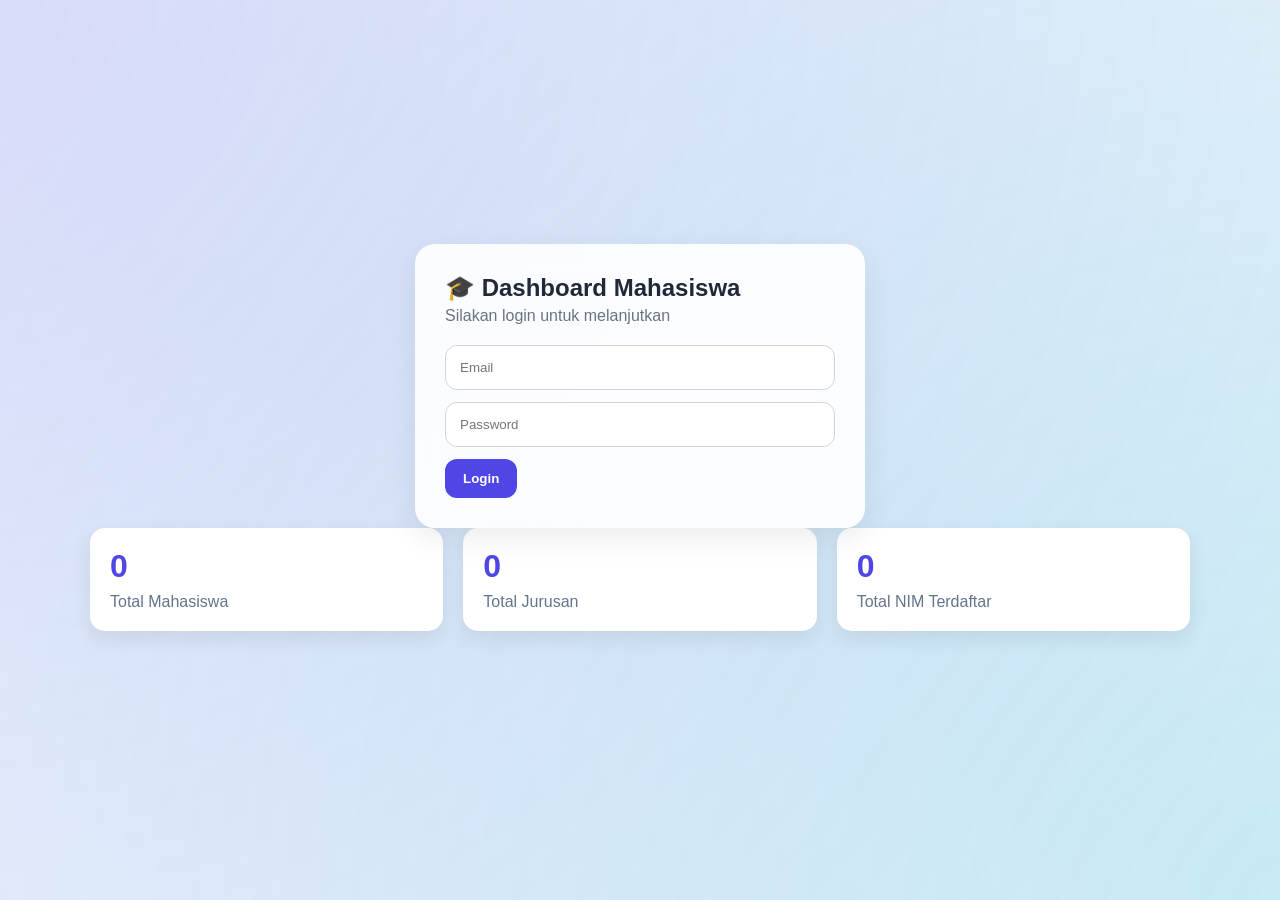
<file: frontend/index.html>
<!doctype html>
<html lang="id">
  <head>
    <meta charset="UTF-8" />
    <meta name="viewport" content="width=device-width, initial-scale=1.0" />

    <title>Dashboard Mahasiswa</title>

    <link rel="stylesheet" href="style.css" />
  </head>
  <body>
    <div class="background"></div>

    <div class="container">
      <!-- LOGIN -->
      <section id="loginPage" class="card login-card">
        <h1>🎓 Dashboard Mahasiswa</h1>
        <p class="subtitle">Silakan login untuk melanjutkan</p>

        <div id="loginMessage"></div>

        <form id="loginForm">
          <input type="email" id="email" placeholder="Email" required />

          <input
            type="password"
            id="password"
            placeholder="Password"
            required
          />

          <button type="submit" class="btn primary">Login</button>
        </form>
      </section>

      <!-- STATISTIK -->
      <div class="stats">
        <div class="stat-card">
          <h2 id="totalMahasiswa">0</h2>
          <p>Total Mahasiswa</p>
        </div>

        <div class="stat-card">
          <h2 id="totalJurusan">0</h2>
          <p>Total Jurusan</p>
        </div>

        <div class="stat-card">
          <h2 id="totalNim">0</h2>
          <p>Total NIM Terdaftar</p>
        </div>
      </div>

      <!-- DASHBOARD -->
      <section id="dashboardPage" class="card hidden">
        <div class="header">
          <div>
            <h2>Data Mahasiswa</h2>
            <span class="subtitle"> Kelola data mahasiswa dengan mudah </span>
          </div>

          <button id="logoutBtn" class="btn danger">Logout</button>
        </div>

        <div id="appMessage"></div>

        <form id="mahasiswaForm" class="form-grid">
          <input type="text" id="nama" placeholder="Nama Mahasiswa" required />

          <input type="text" id="nim" placeholder="NIM" required />

          <input type="text" id="jurusan" placeholder="Jurusan" required />

          <button type="submit" class="btn success">Simpan</button>
        </form>

        <div class="table-wrapper">
          <table>
            <thead>
              <tr>
                <th>Nama</th>
                <th>NIM</th>
                <th>Jurusan</th>
                <th>Aksi</th>
              </tr>
            </thead>

            <tbody id="mahasiswaTable"></tbody>
          </table>
        </div>
      </section>
    </div>

    <script src="app.js"></script>
  </body>
</html>
</file>
<file: frontend/style.css>
:root {
  --primary: #4f46e5;
  --success: #16a34a;
  --danger: #dc2626;
  --bg: #f4f7fc;
  --card: #ffffff;
  --text: #1f2937;
}

* {
  margin: 0;
  padding: 0;
  box-sizing: border-box;
  font-family: "Segoe UI", sans-serif;
}

body {
  min-height: 100vh;
  background: var(--bg);
  display: flex;
  justify-content: center;
  align-items: center;
  padding: 30px;
}

.background {
  position: fixed;
  inset: 0;
  background:
    radial-gradient(circle at top left, #6366f130, transparent),
    radial-gradient(circle at bottom right, #06b6d430, transparent);
  z-index: -1;
}

.container {
  width: 100%;
  max-width: 1100px;
}

.card {
  background: rgba(255, 255, 255, 0.9);
  backdrop-filter: blur(12px);
  border-radius: 20px;
  padding: 30px;
  box-shadow: 0 10px 30px rgba(0, 0, 0, 0.08);
}

.login-card {
  max-width: 450px;
  margin: auto;
}

h1,
h2 {
  color: var(--text);
}

.subtitle {
  color: #6b7280;
  display: block;
  margin-top: 5px;
  margin-bottom: 20px;
}

input {
  width: 100%;
  padding: 14px;
  border: 1px solid #d1d5db;
  border-radius: 12px;
  margin-bottom: 12px;
  outline: none;
}

input:focus {
  border-color: var(--primary);
}

.btn {
  border: none;
  border-radius: 12px;
  padding: 12px 18px;
  cursor: pointer;
  color: white;
  font-weight: 600;
  transition: 0.3s;
}

.btn:hover {
  transform: translateY(-2px);
}

.primary {
  background: var(--primary);
}

.success {
  background: var(--success);
}

.danger {
  background: var(--danger);
}

.header {
  display: flex;
  justify-content: space-between;
  align-items: center;
  margin-bottom: 20px;
}

.form-grid {
  display: grid;
  grid-template-columns: 1fr 1fr 1fr auto;
  gap: 10px;
  margin-bottom: 20px;
}

.table-wrapper {
  overflow: auto;
}

table {
  width: 100%;
  border-collapse: collapse;
}

th {
  background: #eef2ff;
}

th,
td {
  padding: 14px;
  border-bottom: 1px solid #e5e7eb;
  text-align: left;
}

tr:hover {
  background: #f9fafb;
}

.hidden {
  display: none;
}

.message {
  padding: 12px;
  border-radius: 10px;
  margin-bottom: 15px;
}

.message.success {
  background: #dcfce7;
  color: #166534;
}

.message.error {
  background: #fee2e2;
  color: #991b1b;
}

@media (max-width: 768px) {
  .form-grid {
    grid-template-columns: 1fr;
  }

  .header {
    flex-direction: column;
    gap: 15px;
    align-items: flex-start;
  }
}

.stats {
  display: grid;
  grid-template-columns: repeat(auto-fit, minmax(220px, 1fr));
  gap: 20px;
  margin-bottom: 25px;
}

.stat-card {
  background: white;
  padding: 20px;
  border-radius: 15px;
  box-shadow: 0 8px 20px rgba(0, 0, 0, 0.08);
}

.stat-card h2 {
  font-size: 32px;
  color: #4f46e5;
}

.stat-card p {
  color: #64748b;
  margin-top: 8px;
}
</file>
